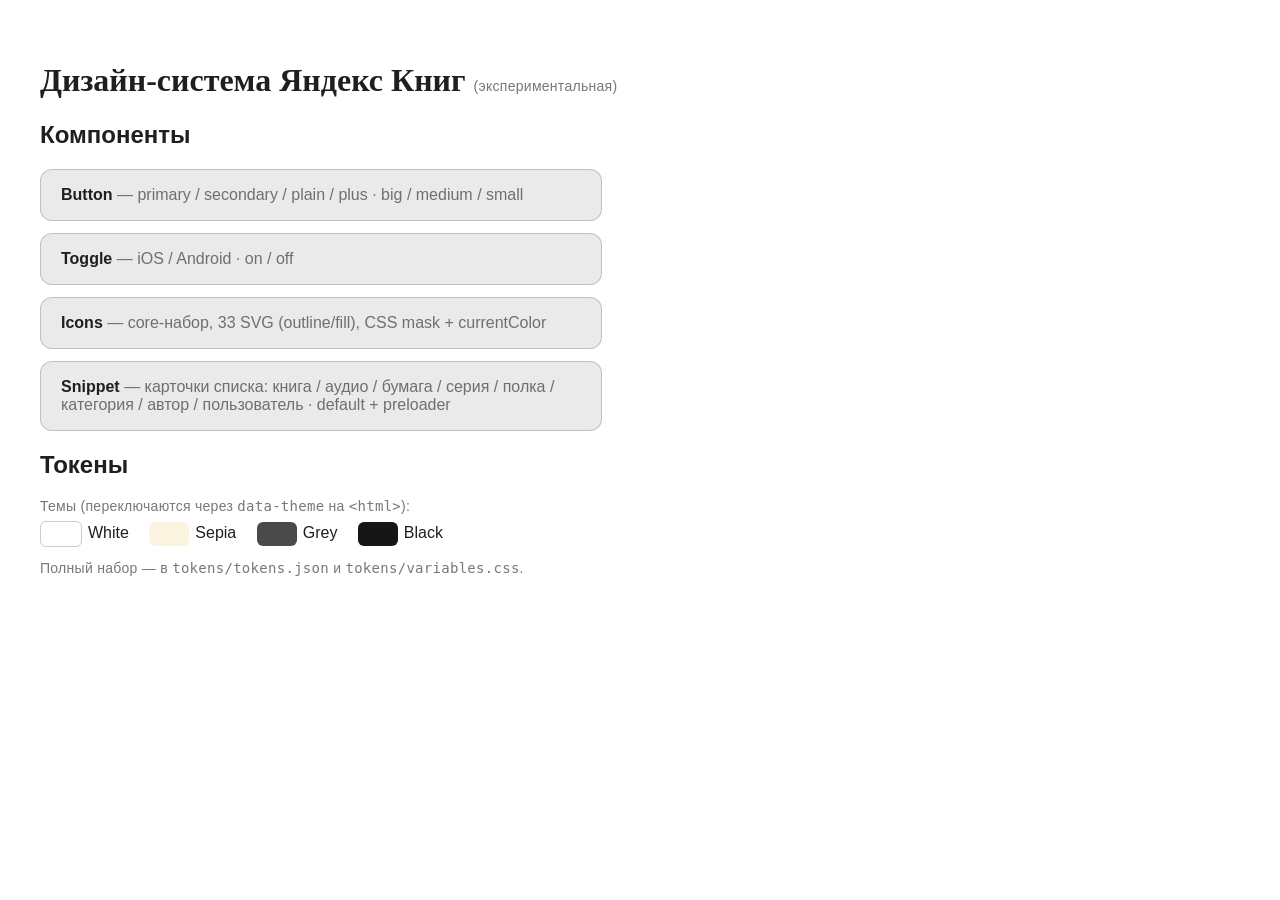
<file: index.html>
<!DOCTYPE html>
<html lang="ru">
<head>
<meta charset="utf-8">
<meta name="viewport" content="width=device-width, initial-scale=1">
<title>Дизайн-система Яндекс Книг</title>
<link rel="stylesheet" href="tokens/variables.css">
<link rel="stylesheet" href="tokens/typography.css">
<style>
  body { margin:0; padding:40px; background:var(--bg); color:var(--elements); font-family:var(--font-text); }
  a.card { display:block; max-width:520px; margin:12px 0; padding:16px 20px; border:1px solid var(--elements-20);
           border-radius:12px; color:inherit; text-decoration:none; background:var(--menu-bg); }
  a.card:hover { background:var(--elements-5); }
  .muted { opacity:.6; }
  .sw { display:inline-block; width:40px; height:24px; border-radius:6px; margin-right:6px; vertical-align:middle; }
</style>
</head>
<body>
  <h1 class="ts-brand-32">Дизайн-система Яндекс Книг <span class="muted ts-text-14-regular">(экспериментальная)</span></h1>

  <h2 class="ts-title-24-bold">Компоненты</h2>
  <a class="card" href="components/button/button.html"><b>Button</b> <span class="muted">— primary / secondary / plain / plus · big / medium / small</span></a>
  <a class="card" href="components/toggle/toggle.html"><b>Toggle</b> <span class="muted">— iOS / Android · on / off</span></a>
  <a class="card" href="components/icon/icon.html"><b>Icons</b> <span class="muted">— core-набор, 33 SVG (outline/fill), CSS mask + currentColor</span></a>
  <a class="card" href="components/snippet/snippet.html"><b>Snippet</b> <span class="muted">— карточки списка: книга / аудио / бумага / серия / полка / категория / автор / пользователь · default + preloader</span></a>

  <h2 class="ts-title-24-bold">Токены</h2>
  <div class="muted ts-text-14-regular" style="margin-bottom:8px">Темы (переключаются через <code>data-theme</code> на <code>&lt;html&gt;</code>):</div>
  <div>
    <span class="sw" style="background:#FFFFFF;border:1px solid #ccc"></span>White
    <span class="sw" style="background:#FAF4E1;margin-left:16px"></span>Sepia
    <span class="sw" style="background:#4A4A4A;margin-left:16px"></span>Grey
    <span class="sw" style="background:#161616;margin-left:16px"></span>Black
  </div>
  <p class="muted ts-text-14-regular">Полный набор — в <code>tokens/tokens.json</code> и <code>tokens/variables.css</code>.</p>
</body>
</html>
</file>
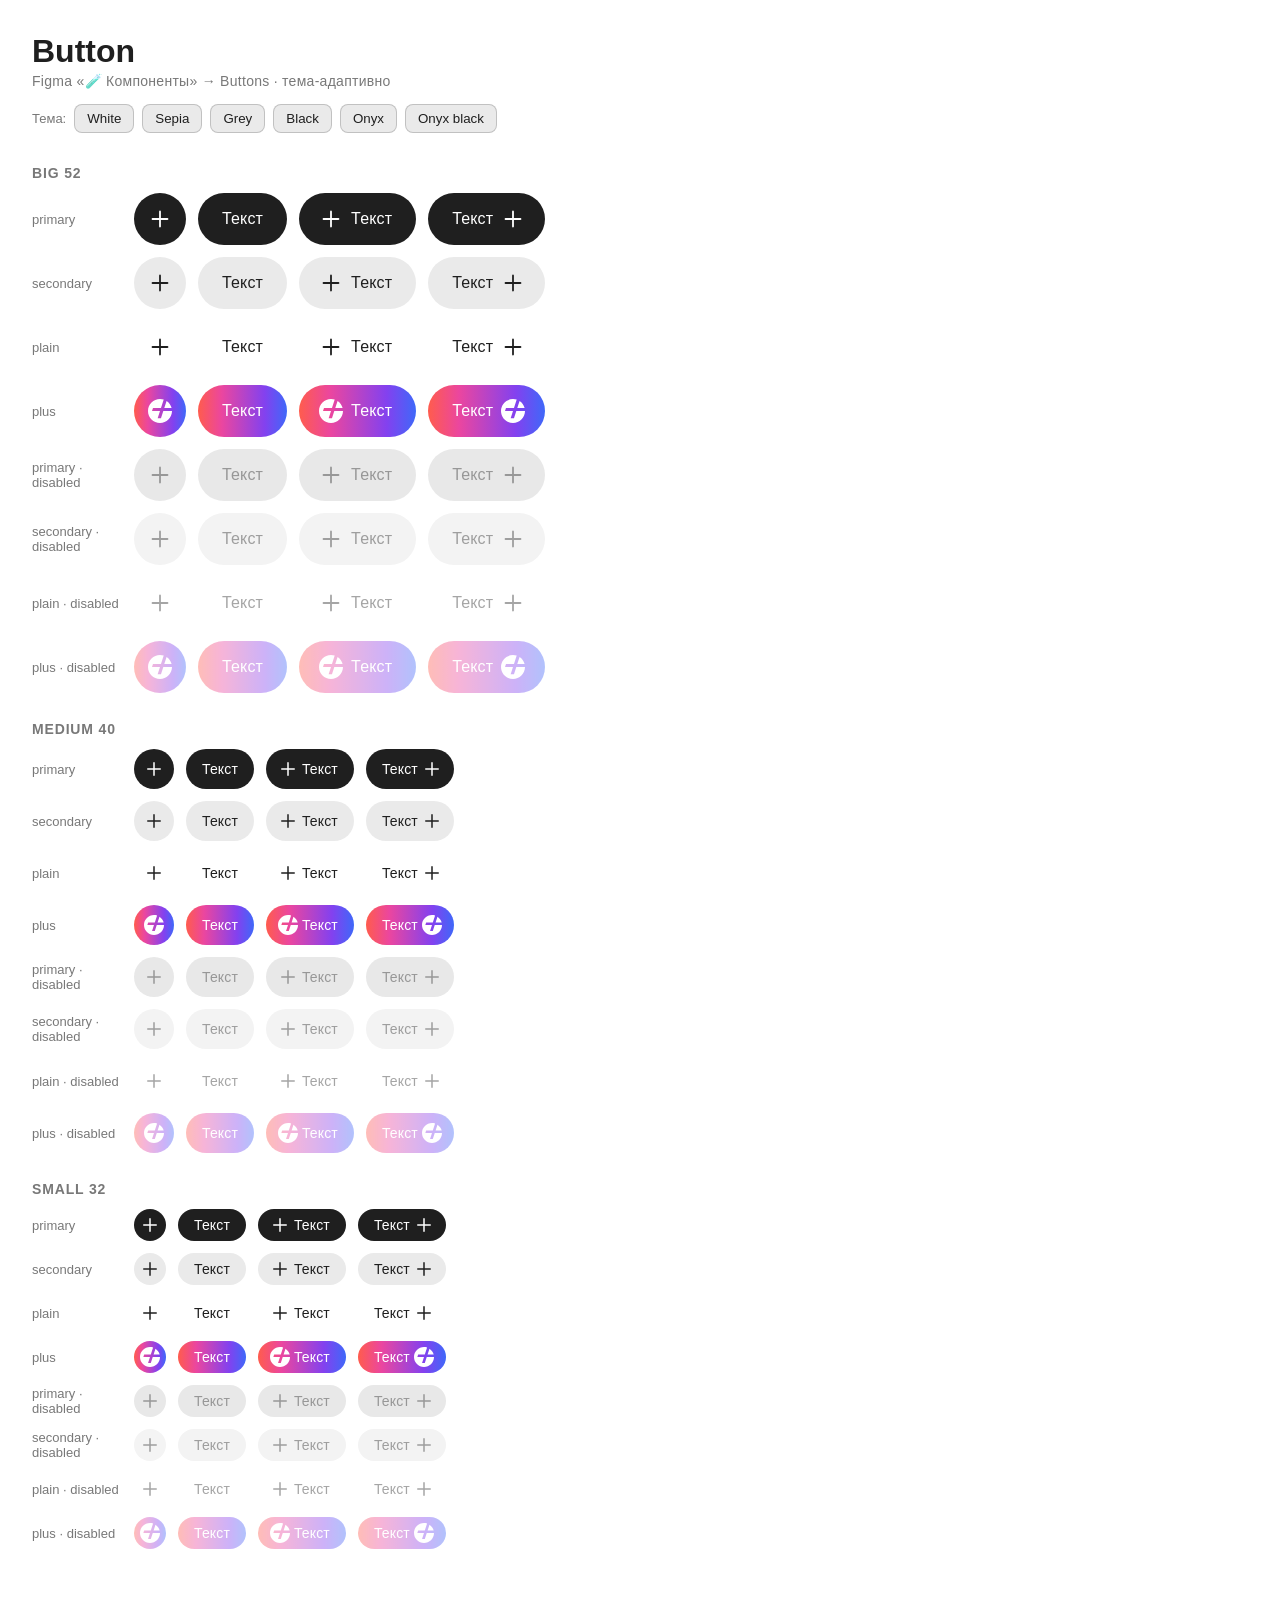
<file: components/button/button.html>
<!DOCTYPE html>
<html lang="ru">
<head>
<meta charset="utf-8">
<meta name="viewport" content="width=device-width, initial-scale=1">
<title>Button — дизайн-система Яндекс Книг</title>
<link rel="stylesheet" href="../../tokens/variables.css?v=2">
<link rel="stylesheet" href="../../tokens/typography.css?v=2">
<link rel="stylesheet" href="../icon/icon.css?v=3">
<link rel="stylesheet" href="button.css?v=4">
<style>
  body { margin: 0; padding: 32px; background: var(--bg); color: var(--elements);
         font-family: var(--font-text); transition: background .2s, color .2s; }
  h1 { margin: 0 0 4px; }
  .themebar { display: flex; gap: 8px; flex-wrap: wrap; margin: 16px 0 32px; }
  .themebar button { padding: 6px 12px; border: 1px solid var(--elements-20);
                     background: var(--menu-bg); color: var(--elements); border-radius: 8px; cursor: pointer; }
  section { margin-bottom: 28px; }
  h2 { font-size: 14px; text-transform: uppercase; letter-spacing: .06em; opacity: .6; margin: 0 0 12px; }
  .row { display: flex; align-items: center; gap: 12px; flex-wrap: wrap; margin-bottom: 12px; }
  .tag { width: 90px; font-size: 13px; opacity: .6; }
</style>
</head>
<body>
  <h1 class="ts-title-32-bold">Button</h1>
  <div class="ts-text-14-regular" style="opacity:.6">Figma «🧪 Компоненты» → Buttons · тема-адаптивно</div>

  <div class="themebar">
    <span class="tag" style="width:auto;align-self:center">Тема:</span>
    <button onclick="setTheme('white')">White</button>
    <button onclick="setTheme('sepia')">Sepia</button>
    <button onclick="setTheme('grey')">Grey</button>
    <button onclick="setTheme('black')">Black</button>
    <button onclick="setTheme('onyx')">Onyx</button>
    <button onclick="setTheme('onyx-black')">Onyx black</button>
  </div>

  <div id="demo"></div>

  <script>
    // Реальные иконки из DS: обычные кнопки — plus, plus-тип — yandex-plus (Я+ бейдж)
    const sizes = [['big','Big 52'],['medium','Medium 40'],['small','Small 32']];
    const types = ['primary','secondary','plain','plus'];
    function btn(size, type, content, disabled) {
      const glyph = type==='plus' ? 'yandex-plus' : 'plus';
      const icon = `<span class="btn__icon"><span class="icon icon-${glyph}"></span></span>`;
      let inner = '';
      if (content==='only')      inner = icon;
      else if (content==='off')  inner = 'Текст';
      else if (content==='left') inner = icon + 'Текст';
      else if (content==='right')inner = 'Текст' + icon;
      const cls = ['btn','btn--'+size,'btn--'+type,
        content==='only'?'btn--icon':'', content==='left'?'btn--left':'', content==='right'?'btn--right':'',
        disabled?'is-disabled':''].filter(Boolean).join(' ');
      return `<button class="${cls}" ${disabled?'disabled':''}>${inner}</button>`;
    }
    function render() {
      let html = '';
      for (const [sz, szLabel] of sizes) {
        html += `<section><h2>${szLabel}</h2>`;
        for (const state of [false, true]) {
          for (const type of types) {
            html += `<div class="row"><span class="tag">${type}${state?' · disabled':''}</span>`;
            html += ['only','off','left','right'].map(c => btn(sz, type, c, state)).join('');
            html += `</div>`;
          }
        }
        html += `</section>`;
      }
      document.getElementById('demo').innerHTML = html;
    }
    function setTheme(t){ document.documentElement.setAttribute('data-theme', t); }
    setTheme('white');
    render();
  </script>
</body>
</html>
</file>
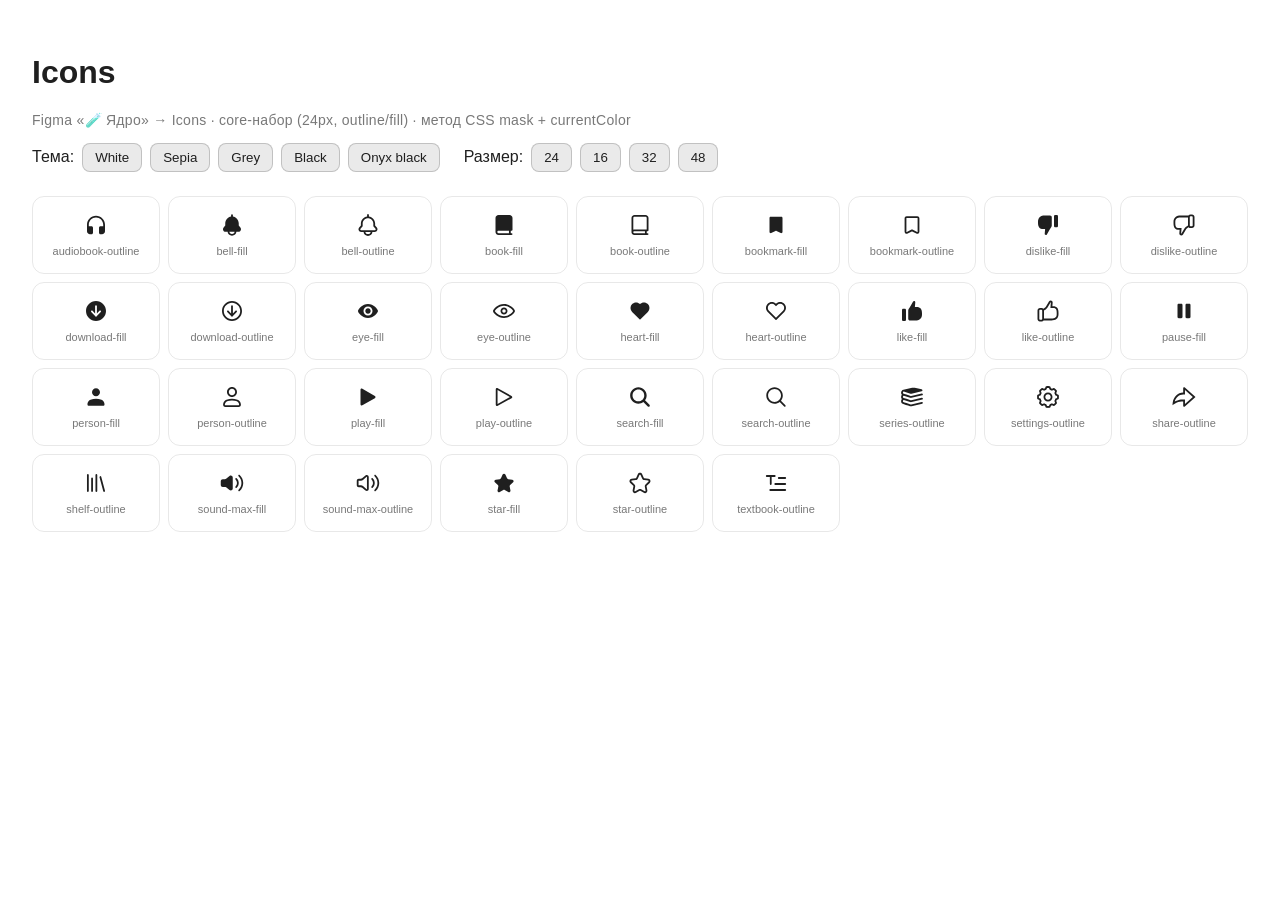
<file: components/icon/icon.html>
<!DOCTYPE html>
<html lang="ru">
<head>
<meta charset="utf-8">
<meta name="viewport" content="width=device-width, initial-scale=1">
<title>Icons — дизайн-система Яндекс Книг</title>
<link rel="stylesheet" href="../../tokens/variables.css">
<link rel="stylesheet" href="../../tokens/typography.css">
<link rel="stylesheet" href="icon.css">
<style>
  body { margin:0; padding:32px; background:var(--bg); color:var(--elements);
         font-family:var(--font-text); transition:background .2s,color .2s; }
  .bar { display:flex; gap:8px; flex-wrap:wrap; margin:16px 0 24px; align-items:center; }
  .bar button { padding:6px 12px; border:1px solid var(--elements-20);
                background:var(--menu-bg); color:var(--elements); border-radius:8px; cursor:pointer; }
  .grid { display:grid; grid-template-columns:repeat(auto-fill,minmax(120px,1fr)); gap:8px; }
  .cell { display:flex; flex-direction:column; align-items:center; gap:8px; padding:16px 8px;
          border:1px solid var(--elements-10); border-radius:12px; text-align:center; }
  .cell .name { font-size:11px; opacity:.6; word-break:break-word; }
</style>
</head>
<body>
  <h1 class="ts-title-32-bold">Icons</h1>
  <div class="ts-text-14-regular" style="opacity:.6">Figma «🧪 Ядро» → Icons · core-набор (24px, outline/fill) · метод CSS mask + currentColor</div>

  <div class="bar">
    <span>Тема:</span>
    <button onclick="t('white')">White</button>
    <button onclick="t('sepia')">Sepia</button>
    <button onclick="t('grey')">Grey</button>
    <button onclick="t('black')">Black</button>
    <button onclick="t('onyx-black')">Onyx black</button>
    <span style="margin-left:16px">Размер:</span>
    <button onclick="sz('')">24</button>
    <button onclick="sz('icon-16')">16</button>
    <button onclick="sz('icon-32')">32</button>
    <button onclick="sz('icon-48')">48</button>
  </div>

  <div class="grid" id="grid"></div>

  <script>
    const names = "audiobook-outline bell-fill bell-outline book-fill book-outline bookmark-fill bookmark-outline dislike-fill dislike-outline download-fill download-outline eye-fill eye-outline heart-fill heart-outline like-fill like-outline pause-fill person-fill person-outline play-fill play-outline search-fill search-outline series-outline settings-outline share-outline shelf-outline sound-max-fill sound-max-outline star-fill star-outline textbook-outline".split(' ');
    let size = '';
    function render(){
      document.getElementById('grid').innerHTML = names.map(n =>
        `<div class="cell"><span class="icon ${size} icon-${n}"></span><span class="name">${n}</span></div>`).join('');
    }
    function t(x){ document.documentElement.setAttribute('data-theme', x); }
    function sz(c){ size=c; render(); }
    t('white'); render();
  </script>
</body>
</html>
</file>
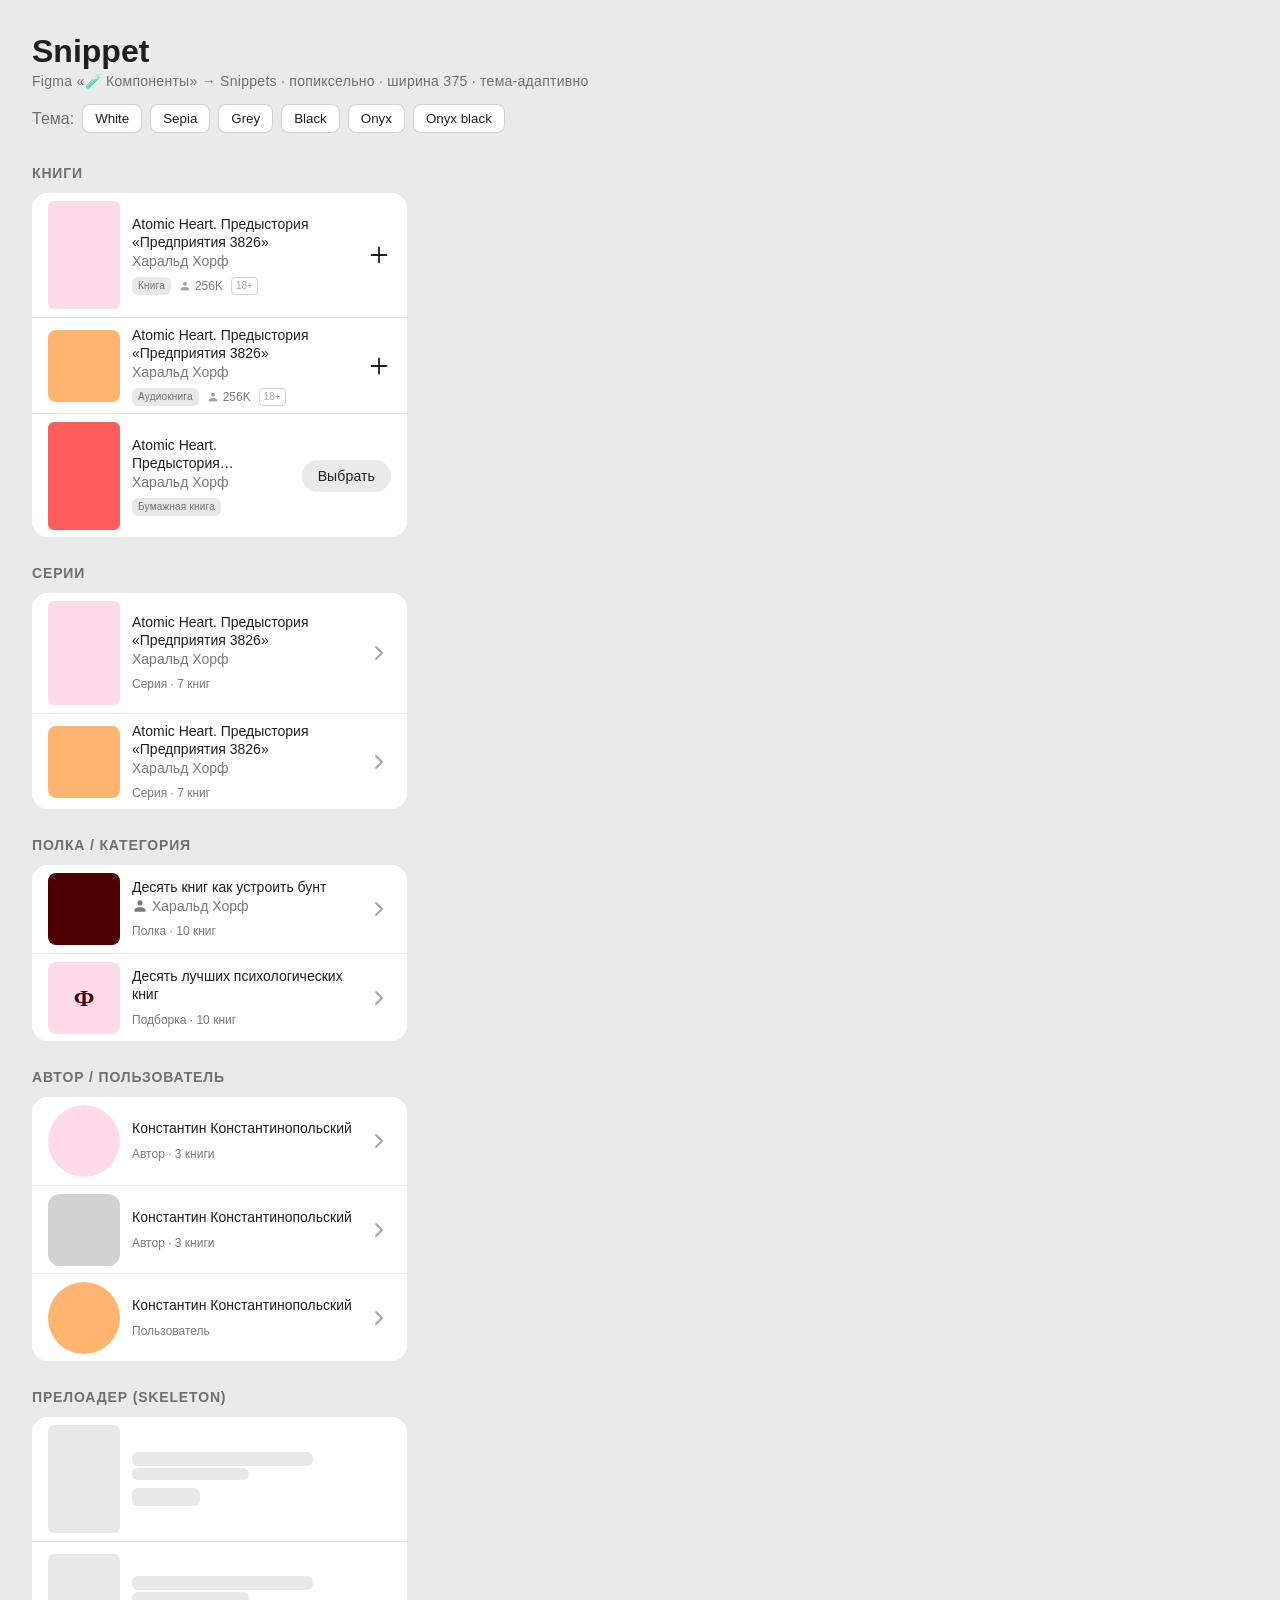
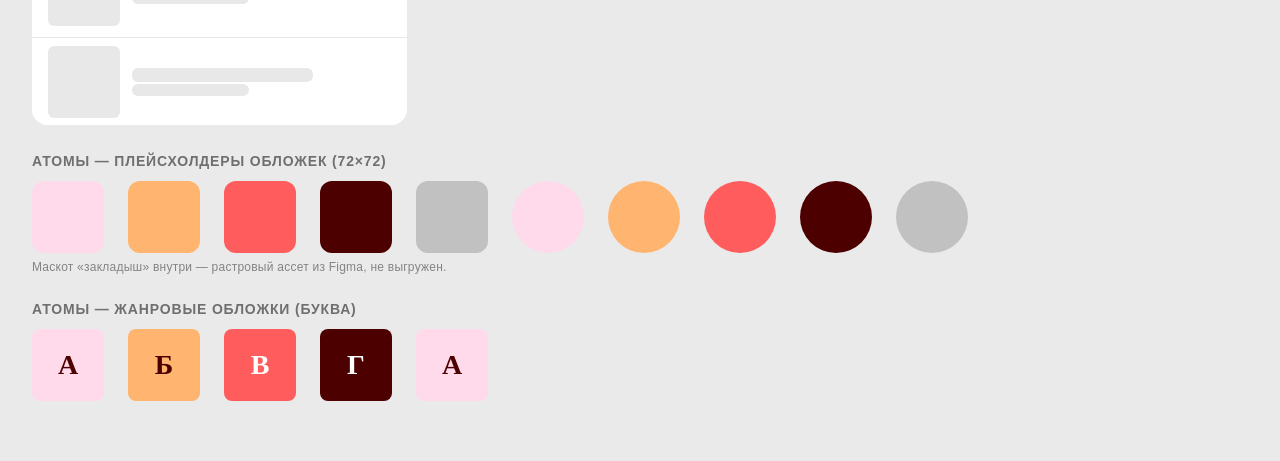
<file: components/snippet/snippet.html>
<!DOCTYPE html>
<html lang="ru">
<head>
<meta charset="utf-8">
<meta name="viewport" content="width=device-width, initial-scale=1">
<title>Snippet — дизайн-система Яндекс Книг</title>
<link rel="stylesheet" href="../../tokens/variables.css?v=2">
<link rel="stylesheet" href="../../tokens/typography.css?v=2">
<link rel="stylesheet" href="../icon/icon.css?v=3">
<link rel="stylesheet" href="snippet.css?v=2">
<style>
  body { margin: 0; padding: 32px; background: var(--menu-bg); color: var(--elements);
         font-family: var(--font-text); transition: background .2s, color .2s; }
  h1 { margin: 0 0 4px; }
  .themebar { display: flex; gap: 8px; flex-wrap: wrap; margin: 16px 0 32px; }
  .themebar button { padding: 6px 12px; border: 1px solid var(--elements-20);
                     background: var(--bg); color: var(--elements); border-radius: 8px; cursor: pointer; }
  section { margin-bottom: 28px; }
  h2 { font-size: 14px; text-transform: uppercase; letter-spacing: .06em; opacity: .6; margin: 0 0 12px; }
  /* контейнер-список, чтобы сниппеты на фоне карточки читались */
  .list { background: var(--bg); border-radius: 16px; overflow: hidden; width: 375px; }
  .list .snip + .snip { border-top: 1px solid var(--elements-10); }
  .atoms { display: flex; gap: 24px; flex-wrap: wrap; align-items: center; }
</style>
</head>
<body>
  <h1 class="ts-title-32-bold">Snippet</h1>
  <div class="ts-text-14-regular" style="opacity:.6">Figma «🧪 Компоненты» → Snippets · попиксельно · ширина 375 · тема-адаптивно</div>

  <div class="themebar">
    <span style="align-self:center;opacity:.6">Тема:</span>
    <button onclick="setTheme('white')">White</button>
    <button onclick="setTheme('sepia')">Sepia</button>
    <button onclick="setTheme('grey')">Grey</button>
    <button onclick="setTheme('black')">Black</button>
    <button onclick="setTheme('onyx')">Onyx</button>
    <button onclick="setTheme('onyx-black')">Onyx black</button>
  </div>

  <section>
    <h2>Книги</h2>
    <div class="list">
      <!-- Электронная книга (textbook) -->
      <a class="snip snip--textbook">
        <div class="snip__cover" style="background:var(--brand-1)"></div>
        <div class="snip__body">
          <div class="snip__title">Atomic Heart. Предыстория «Предприятия 3826»</div>
          <div class="snip__subtitle">Харальд Хорф</div>
          <div class="snip__meta">
            <span class="snip__badge">Книга</span>
            <span class="snip__meta-item"><span class="icon icon-12 icon-person-fill"></span>256K</span>
            <span class="snip__age">18+</span>
          </div>
        </div>
        <button class="snip__action snip__add" aria-label="Добавить"><span class="icon icon-plus"></span></button>
      </a>

      <!-- Аудиокнига -->
      <a class="snip snip--audiobook">
        <div class="snip__cover" style="background:var(--brand-2)"></div>
        <div class="snip__body">
          <div class="snip__title">Atomic Heart. Предыстория «Предприятия 3826»</div>
          <div class="snip__subtitle">Харальд Хорф</div>
          <div class="snip__meta">
            <span class="snip__badge">Аудиокнига</span>
            <span class="snip__meta-item"><span class="icon icon-12 icon-person-fill"></span>256K</span>
            <span class="snip__age">18+</span>
          </div>
        </div>
        <button class="snip__action snip__add" aria-label="Добавить"><span class="icon icon-plus"></span></button>
      </a>

      <!-- Бумажная книга -->
      <a class="snip snip--paper">
        <div class="snip__cover" style="background:var(--brand-3)"></div>
        <div class="snip__body">
          <div class="snip__title">Atomic Heart. Предыстория «Предприятия 3826»</div>
          <div class="snip__subtitle">Харальд Хорф</div>
          <div class="snip__meta">
            <span class="snip__badge">Бумажная книга</span>
          </div>
        </div>
        <button class="snip__action snip__pick">Выбрать</button>
      </a>
    </div>
  </section>

  <section>
    <h2>Серии</h2>
    <div class="list">
      <a class="snip snip--textbook snip--series">
        <div class="snip__cover" style="background:var(--brand-1)"></div>
        <div class="snip__body">
          <div class="snip__title">Atomic Heart. Предыстория «Предприятия 3826»</div>
          <div class="snip__subtitle">Харальд Хорф</div>
          <div class="snip__meta"><span class="snip__meta-item">Серия · 7 книг</span></div>
        </div>
        <span class="snip__action snip__chevron"><span class="icon icon-chevron-right"></span></span>
      </a>
      <a class="snip snip--audiobook snip--series">
        <div class="snip__cover" style="background:var(--brand-2)"></div>
        <div class="snip__body">
          <div class="snip__title">Atomic Heart. Предыстория «Предприятия 3826»</div>
          <div class="snip__subtitle">Харальд Хорф</div>
          <div class="snip__meta"><span class="snip__meta-item">Серия · 7 книг</span></div>
        </div>
        <span class="snip__action snip__chevron"><span class="icon icon-chevron-right"></span></span>
      </a>
    </div>
  </section>

  <section>
    <h2>Полка / Категория</h2>
    <div class="list">
      <a class="snip snip--shelf">
        <div class="snip__cover" style="background:var(--brand-4)"></div>
        <div class="snip__body">
          <div class="snip__title">Десять книг как устроить бунт</div>
          <div class="snip__subtitle"><span class="icon icon-16 icon-person-fill"></span>Харальд Хорф</div>
          <div class="snip__meta"><span class="snip__meta-item">Полка · 10 книг</span></div>
        </div>
        <span class="snip__action snip__chevron"><span class="icon icon-chevron-right"></span></span>
      </a>
      <a class="snip snip--category">
        <div class="genre snip__cover" style="font-size:24px">Ф</div>
        <div class="snip__body">
          <div class="snip__title">Десять лучших психологических книг</div>
          <div class="snip__meta"><span class="snip__meta-item">Подборка · 10 книг</span></div>
        </div>
        <span class="snip__action snip__chevron"><span class="icon icon-chevron-right"></span></span>
      </a>
    </div>
  </section>

  <section>
    <h2>Автор / Пользователь</h2>
    <div class="list">
      <a class="snip snip--author">
        <div class="snip__cover" style="background:var(--brand-1)"></div>
        <div class="snip__body">
          <div class="snip__title">Константин Константинопольский</div>
          <div class="snip__meta"><span class="snip__meta-item">Автор · 3 книги</span></div>
        </div>
        <span class="snip__action snip__chevron"><span class="icon icon-chevron-right"></span></span>
      </a>
      <!-- Автор без аватара -->
      <a class="snip snip--author snip--no-avatar">
        <div class="ph ph--square ph--grey snip__cover"></div>
        <div class="snip__body">
          <div class="snip__title">Константин Константинопольский</div>
          <div class="snip__meta"><span class="snip__meta-item">Автор · 3 книги</span></div>
        </div>
        <span class="snip__action snip__chevron"><span class="icon icon-chevron-right"></span></span>
      </a>
      <a class="snip snip--user">
        <div class="snip__cover" style="background:var(--brand-2)"></div>
        <div class="snip__body">
          <div class="snip__title">Константин Константинопольский</div>
          <div class="snip__meta"><span class="snip__meta-item">Пользователь</span></div>
        </div>
        <span class="snip__action snip__chevron"><span class="icon icon-chevron-right"></span></span>
      </a>
    </div>
  </section>

  <section>
    <h2>Прелоадер (skeleton)</h2>
    <div class="list">
      <div class="snip snip--textbook snip--loading">
        <div class="snip__cover"></div>
        <div class="snip__body">
          <div class="snip__title"></div>
          <div class="snip__subtitle"></div>
          <div class="snip__meta"><span class="snip__badge"></span></div>
        </div>
      </div>
      <div class="snip snip--audiobook snip--loading">
        <div class="snip__cover"></div>
        <div class="snip__body">
          <div class="snip__title"></div>
          <div class="snip__subtitle"></div>
        </div>
      </div>
      <div class="snip snip--author snip--loading">
        <div class="snip__cover"></div>
        <div class="snip__body">
          <div class="snip__title"></div>
          <div class="snip__subtitle"></div>
        </div>
      </div>
    </div>
  </section>

  <section>
    <h2>Атомы — плейсхолдеры обложек (72×72)</h2>
    <div class="atoms">
      <span class="ph ph--square ph--pink"     style="width:72px;height:72px"></span>
      <span class="ph ph--square ph--orange"   style="width:72px;height:72px"></span>
      <span class="ph ph--square ph--red"       style="width:72px;height:72px"></span>
      <span class="ph ph--square ph--dark-red" style="width:72px;height:72px"></span>
      <span class="ph ph--square ph--grey"      style="width:72px;height:72px"></span>
      <span class="ph ph--circle ph--pink"     style="width:72px;height:72px"></span>
      <span class="ph ph--circle ph--orange"   style="width:72px;height:72px"></span>
      <span class="ph ph--circle ph--red"       style="width:72px;height:72px"></span>
      <span class="ph ph--circle ph--dark-red" style="width:72px;height:72px"></span>
      <span class="ph ph--circle ph--grey"      style="width:72px;height:72px"></span>
    </div>
    <div class="ts-text-12-regular" style="opacity:.5;margin-top:8px">Маскот «закладыш» внутри — растровый ассет из Figma, не выгружен.</div>
  </section>

  <section>
    <h2>Атомы — жанровые обложки (буква)</h2>
    <div class="atoms">
      <span class="genre" style="width:72px;height:72px;font-size:28px">А</span>
      <span class="genre" style="width:72px;height:72px;font-size:28px;background:var(--brand-2);color:var(--brand-4)">Б</span>
      <span class="genre" style="width:72px;height:72px;font-size:28px;background:var(--brand-3);color:var(--common-white)">В</span>
      <span class="genre" style="width:72px;height:72px;font-size:28px;background:var(--brand-4);color:var(--common-white)">Г</span>
      <span class="genre" style="width:72px;height:72px;font-size:28px">A</span>
    </div>
  </section>

  <script>
    function setTheme(t){ document.documentElement.setAttribute('data-theme', t); }
    setTheme('white');
  </script>
</body>
</html>
</file>
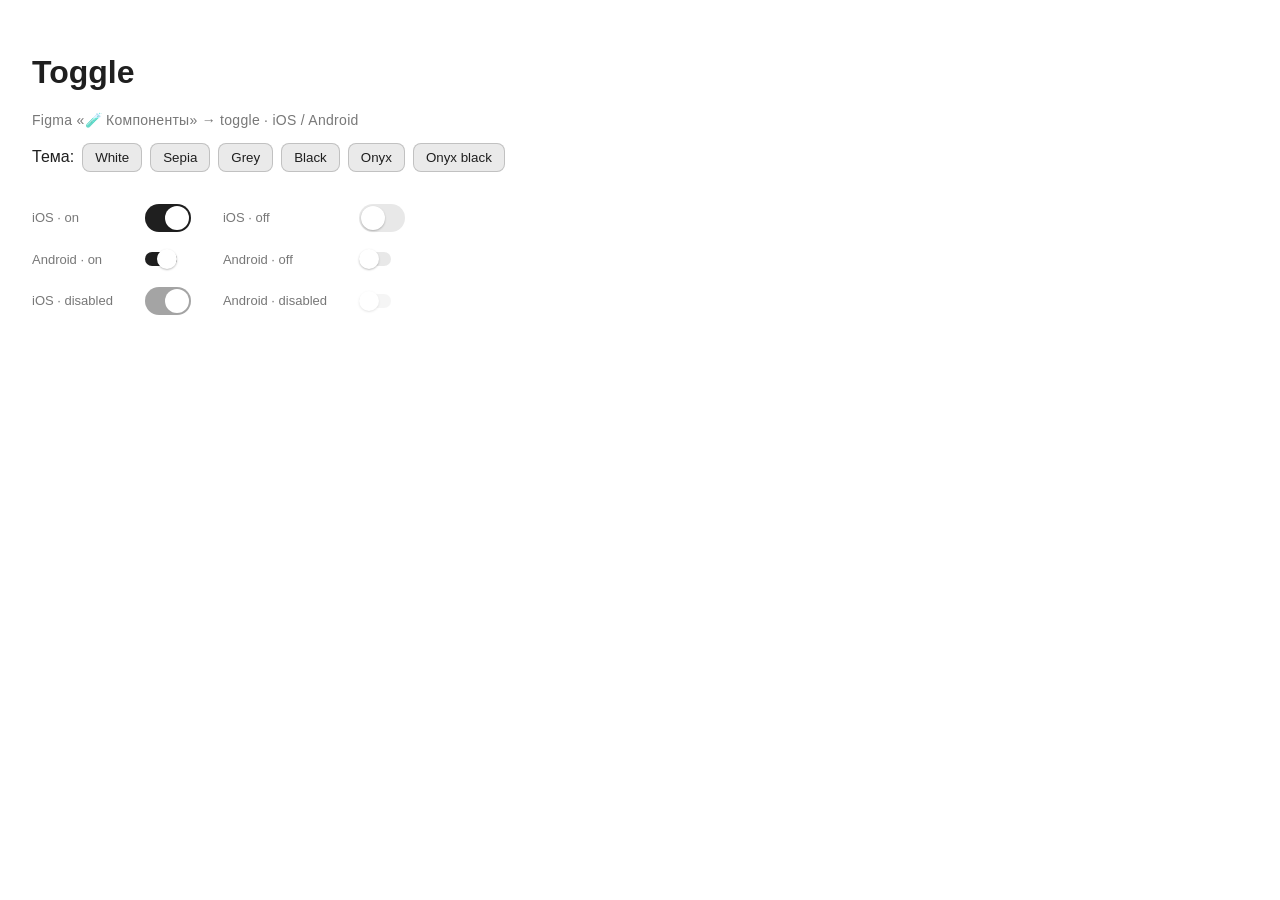
<file: components/toggle/toggle.html>
<!DOCTYPE html>
<html lang="ru">
<head>
<meta charset="utf-8">
<meta name="viewport" content="width=device-width, initial-scale=1">
<title>Toggle — дизайн-система Яндекс Книг</title>
<link rel="stylesheet" href="../../tokens/variables.css">
<link rel="stylesheet" href="../../tokens/typography.css">
<link rel="stylesheet" href="toggle.css">
<style>
  body { margin:0; padding:32px; background:var(--bg); color:var(--elements);
         font-family:var(--font-text); transition:background .2s,color .2s; }
  .themebar { display:flex; gap:8px; flex-wrap:wrap; margin:16px 0 32px; }
  .themebar button { padding:6px 12px; border:1px solid var(--elements-20);
                     background:var(--menu-bg); color:var(--elements); border-radius:8px; cursor:pointer; }
  .grid { display:grid; grid-template-columns:auto auto auto auto; gap:20px 32px; align-items:center; width:max-content; }
  .cap { font-size:13px; opacity:.6; }
</style>
</head>
<body>
  <h1 class="ts-title-32-bold">Toggle</h1>
  <div class="ts-text-14-regular" style="opacity:.6">Figma «🧪 Компоненты» → toggle · iOS / Android</div>

  <div class="themebar">
    <span style="align-self:center">Тема:</span>
    <button onclick="t('white')">White</button>
    <button onclick="t('sepia')">Sepia</button>
    <button onclick="t('grey')">Grey</button>
    <button onclick="t('black')">Black</button>
    <button onclick="t('onyx')">Onyx</button>
    <button onclick="t('onyx-black')">Onyx black</button>
  </div>

  <div class="grid">
    <span class="cap">iOS · on</span>
    <label class="toggle toggle--ios"><input type="checkbox" checked><span class="toggle__track"><span class="toggle__knob"></span></span></label>
    <span class="cap">iOS · off</span>
    <label class="toggle toggle--ios"><input type="checkbox"><span class="toggle__track"><span class="toggle__knob"></span></span></label>

    <span class="cap">Android · on</span>
    <label class="toggle toggle--android"><input type="checkbox" checked><span class="toggle__track"><span class="toggle__knob"></span></span></label>
    <span class="cap">Android · off</span>
    <label class="toggle toggle--android"><input type="checkbox"><span class="toggle__track"><span class="toggle__knob"></span></span></label>

    <span class="cap">iOS · disabled</span>
    <label class="toggle toggle--ios"><input type="checkbox" checked disabled><span class="toggle__track"><span class="toggle__knob"></span></span></label>
    <span class="cap">Android · disabled</span>
    <label class="toggle toggle--android"><input type="checkbox" disabled><span class="toggle__track"><span class="toggle__knob"></span></span></label>
  </div>

  <script>
    function t(x){ document.documentElement.setAttribute('data-theme', x); }
    t('white');
  </script>
</body>
</html>
</file>
<file: tokens/variables.css>
/* ============================================================
   Дизайн-система Яндекс Книг — цветовые токены
   Источник: Figma «🧪 Ядро», fileKey O3n7CfrOYzFA3HaFn8zilB
   Сгенерировано из tokens/tokens.json
   ============================================================ */

/* --- Семантические токены: тема White (по умолчанию) --------
   Переопределяются через [data-theme="..."] на любом предке.
   elementsXX = --elements с alpha (80=CC 60=99 40=66 20=33 10=1A 5=0D). */
:root {
  --bg: #FFFFFF;
  --menu-bg: #EAEAEA;
  --elements: #1F1F1F;
  --elements-80: #1F1F1FCC;
  --elements-60: #1F1F1F99;
  --elements-40: #1F1F1F66;
  --elements-20: #1F1F1F33;
  --elements-10: #1F1F1F1A;
  --elements-5:  #1F1F1F0D;
  --overlay: #00000066;

  /* Quotes — светлый набор (White / Sepia / Onyx) */
  --quote1: #FFD675;
  --quote2: #FF8676;
  --quote3: #86E1FF;
  --quote4: #75F1DA;
  --quote5: #D3D3D3;

  /* --- Палитра (не зависит от темы) --- */
  --common-green: #4FD17F;
  --common-red:   #F74E45;
  --common-black: #000000;
  --common-white: #FFFFFF;

  --brand-1: #FFDAEA;
  --brand-2: #FFB56F;
  --brand-3: #FF5D5D;
  --brand-4: #4D0000;
  --brand-dark-purple: #484879;
  --brand-purple: #5F55ED;
  --brand-mauve: #B083B2;
  --brand-coral: #FF8676;

  --brand-scarlet: #FF3554;
  --brand-orchid: #FD9BFB;
  --brand-fuchsia: #F14699;
  --brand-rose: #FF6CA5;
  --brand-crimson: #C40744;
  --brand-pale-yellow: #FFEFE3;
  --brand-yellow: #FFD675;
  --brand-dust: #B08B8B;
  --brand-mint: #75F1DA;
  --brand-teal: #027D88;
  --brand-sky: #86E1FF;
  --brand-blue: #447AE5;
  --brand-lavender: #D7A4FF;
}

/* --- Темы (режимы Figma) --- */
[data-theme="white"] {
  --bg: #FFFFFF;
  --menu-bg: #EAEAEA;
  --elements: #1F1F1F;
  --elements-80: #1F1F1FCC;
  --elements-60: #1F1F1F99;
  --elements-40: #1F1F1F66;
  --elements-20: #1F1F1F33;
  --elements-10: #1F1F1F1A;
  --elements-5:  #1F1F1F0D;
  --quote1: #FFD675; --quote2: #FF8676; --quote3: #86E1FF; --quote4: #75F1DA; --quote5: #D3D3D3;
}

[data-theme="sepia"] {
  --bg: #FAF4E1;
  --menu-bg: #E2DCC5;
  --elements: #5A391E;
  --elements-80: #5A391ECC;
  --elements-60: #5A391E99;
  --elements-40: #5A391E66;
  --elements-20: #5A391E33;
  --elements-10: #5A391E1A;
  --elements-5:  #5A391E0D;
  --quote1: #FFD675; --quote2: #FF8676; --quote3: #86E1FF; --quote4: #75F1DA; --quote5: #D3D3D3;
}

[data-theme="onyx"] {
  --bg: #FFFFFF;
  --menu-bg: #FFFFFF;
  --elements: #000000;
  --elements-80: #000000CC;
  --elements-60: #00000099;
  --elements-40: #00000066;
  --elements-20: #00000033;
  --elements-10: #0000001A;
  --elements-5:  #0000000D;
  --quote1: #FFD675; --quote2: #FF8676; --quote3: #86E1FF; --quote4: #75F1DA; --quote5: #D3D3D3;
}

[data-theme="black"] {
  --bg: #161616;
  --menu-bg: #222222;
  --elements: #EFEFEF;
  --elements-80: #EFEFEFCC;
  --elements-60: #EFEFEF99;
  --elements-40: #EFEFEF66;
  --elements-20: #EFEFEF33;
  --elements-10: #EFEFEF1A;
  --elements-5:  #EFEFEF0D;
  --quote1: #72662D; --quote2: #74392F; --quote3: #39597F; --quote4: #346164; --quote5: #575757;
}

[data-theme="grey"] {
  --bg: #4A4A4A;
  --menu-bg: #353536;
  --elements: #E3E3E3;
  --elements-80: #E3E3E3CC;
  --elements-60: #E3E3E399;
  --elements-40: #E3E3E366;
  --elements-20: #E3E3E333;
  --elements-10: #E3E3E31A;
  --elements-5:  #E3E3E30D;
  --quote1: #72662D; --quote2: #74392F; --quote3: #39597F; --quote4: #346164; --quote5: #575757;
}

[data-theme="onyx-black"] {
  --bg: #000000;
  --menu-bg: #151515;
  --elements: #E0E0E0;
  --elements-80: #E0E0E0CC;
  --elements-60: #E0E0E099;
  --elements-40: #E0E0E066;
  --elements-20: #E0E0E033;
  --elements-10: #E0E0E01A;
  --elements-5:  #E0E0E00D;
  --quote1: #72662D; --quote2: #74392F; --quote3: #39597F; --quote4: #346164; --quote5: #575757;
}
</file>
<file: tokens/typography.css>
/* ============================================================
   Дизайн-система Яндекс Книг — типографика
   Источник: Figma «🧪 Ядро» → страница «Text styles»
   YS Books (Brand) — заголовочный; YS Text — интерфейсный.
   lineHeight 100 = 100% (1.0); letterSpacing трактуется как % → em.
   ============================================================ */

:root {
  --font-text:  "YS Text", "Yandex Sans Text", -apple-system, BlinkMacSystemFont, "Segoe UI", Roboto, Helvetica, Arial, sans-serif;
  --font-books: "YS Books", "YS Text", Georgia, "Times New Roman", serif;
}

/* --- Brand (YS Books, Semibold) --- */
.ts-brand-48       { font-family: var(--font-books); font-weight: 600; font-size: 48px; line-height: 54px; letter-spacing: 0; }
.ts-brand-32       { font-family: var(--font-books); font-weight: 600; font-size: 32px; line-height: 38px; letter-spacing: 0; }
.ts-brand-28       { font-family: var(--font-books); font-weight: 600; font-size: 28px; line-height: 34px; letter-spacing: 0; }
.ts-brand-24       { font-family: var(--font-books); font-weight: 600; font-size: 24px; line-height: 1;    letter-spacing: 0; }
.ts-title-20-brand { font-family: var(--font-books); font-weight: 600; font-size: 20px; line-height: 1;    letter-spacing: 0; }

/* --- Title (YS Text) --- */
.ts-title-48-bold   { font-family: var(--font-text); font-weight: 700; font-size: 48px; line-height: 54px; letter-spacing: 0;      }
.ts-title-32-bold   { font-family: var(--font-text); font-weight: 700; font-size: 32px; line-height: 38px; letter-spacing: 0;      }
.ts-title-28-bold   { font-family: var(--font-text); font-weight: 700; font-size: 28px; line-height: 1;    letter-spacing: 0;      }
.ts-title-24-bold   { font-family: var(--font-text); font-weight: 700; font-size: 24px; line-height: 28px; letter-spacing: 0;      }
.ts-title-48-medium { font-family: var(--font-text); font-weight: 500; font-size: 48px; line-height: 54px; letter-spacing: 0.01em; }
.ts-title-32-medium { font-family: var(--font-text); font-weight: 500; font-size: 32px; line-height: 38px; letter-spacing: 0;      }
.ts-title-28-medium { font-family: var(--font-text); font-weight: 500; font-size: 28px; line-height: 1;    letter-spacing: 0;      }
.ts-title-24-medium { font-family: var(--font-text); font-weight: 500; font-size: 24px; line-height: 1;    letter-spacing: 0;      }

/* --- Text (YS Text) --- */
.ts-text-18-bold    { font-family: var(--font-text); font-weight: 700; font-size: 18px; line-height: 1; letter-spacing: 0.01em; }
.ts-text-16-bold    { font-family: var(--font-text); font-weight: 700; font-size: 16px; line-height: 1; letter-spacing: 0.01em; }
.ts-text-14-bold    { font-family: var(--font-text); font-weight: 700; font-size: 14px; line-height: 1; letter-spacing: 0.01em; }
.ts-text-12-bold    { font-family: var(--font-text); font-weight: 700; font-size: 12px; line-height: 1; letter-spacing: 0.01em; }
.ts-text-10-bold    { font-family: var(--font-text); font-weight: 700; font-size: 10px; line-height: 1; letter-spacing: 0.01em; }
.ts-text-18-medium  { font-family: var(--font-text); font-weight: 500; font-size: 18px; line-height: 1; letter-spacing: 0.01em; }
.ts-text-16-medium  { font-family: var(--font-text); font-weight: 500; font-size: 16px; line-height: 1; letter-spacing: 0.01em; }
.ts-text-14-medium  { font-family: var(--font-text); font-weight: 500; font-size: 14px; line-height: 1; letter-spacing: 0.01em; }
.ts-text-12-medium  { font-family: var(--font-text); font-weight: 500; font-size: 12px; line-height: 1; letter-spacing: 0.01em; }
.ts-text-10-medium  { font-family: var(--font-text); font-weight: 500; font-size: 10px; line-height: 1; letter-spacing: 0.02em; }
.ts-text-18-regular { font-family: var(--font-text); font-weight: 400; font-size: 18px; line-height: 1; letter-spacing: 0.02em; }
.ts-text-16-regular { font-family: var(--font-text); font-weight: 400; font-size: 16px; line-height: 1; letter-spacing: 0.02em; }
.ts-text-14-regular { font-family: var(--font-text); font-weight: 400; font-size: 14px; line-height: 1; letter-spacing: 0.02em; }
.ts-text-12-regular { font-family: var(--font-text); font-weight: 400; font-size: 12px; line-height: 1; letter-spacing: 0.02em; }
</file>
<file: components/icon/icon.css>
/* ============================================================
   Компонент: Icon
   Источник: Figma «🧪 Ядро» → canvas Icons (9973:66041) + yandex-plus из кнопок
   fileKey O3n7CfrOYzFA3HaFn8zilB
   Метод: CSS mask + currentColor → иконка красится через `color`,
   размер через класс. SVG в ./svg/ (currentColor, размер 24, outline/fill).
   Использование:
     <span class="icon icon-star-outline"></span>
     <span class="icon icon-16 icon-heart-fill" style="color:var(--brand-3)"></span>
   ============================================================ */

.icon {
  display: inline-block;
  width: 24px; height: 24px;
  background-color: currentColor;
  -webkit-mask: var(--icon) center / contain no-repeat;
          mask: var(--icon) center / contain no-repeat;
  vertical-align: middle;
  flex: 0 0 auto;
}
.icon-12 { width: 12px; height: 12px; }
.icon-16 { width: 16px; height: 16px; }
.icon-20 { width: 20px; height: 20px; }
.icon-32 { width: 32px; height: 32px; }
.icon-48 { width: 48px; height: 48px; }

/* --- Иконки --- */
.icon-audiobook-outline { --icon: url("svg/audiobook-outline.svg"); }
.icon-bell-fill { --icon: url("svg/bell-fill.svg"); }
.icon-bell-outline { --icon: url("svg/bell-outline.svg"); }
.icon-book-fill { --icon: url("svg/book-fill.svg"); }
.icon-book-outline { --icon: url("svg/book-outline.svg"); }
.icon-bookmark-fill { --icon: url("svg/bookmark-fill.svg"); }
.icon-bookmark-outline { --icon: url("svg/bookmark-outline.svg"); }
.icon-chevron-right { --icon: url("svg/chevron-right.svg"); }
.icon-dislike-fill { --icon: url("svg/dislike-fill.svg"); }
.icon-dislike-outline { --icon: url("svg/dislike-outline.svg"); }
.icon-download-fill { --icon: url("svg/download-fill.svg"); }
.icon-download-outline { --icon: url("svg/download-outline.svg"); }
.icon-eye-fill { --icon: url("svg/eye-fill.svg"); }
.icon-eye-outline { --icon: url("svg/eye-outline.svg"); }
.icon-heart-fill { --icon: url("svg/heart-fill.svg"); }
.icon-heart-outline { --icon: url("svg/heart-outline.svg"); }
.icon-like-fill { --icon: url("svg/like-fill.svg"); }
.icon-like-outline { --icon: url("svg/like-outline.svg"); }
.icon-pause-fill { --icon: url("svg/pause-fill.svg"); }
.icon-person-fill { --icon: url("svg/person-fill.svg"); }
.icon-person-outline { --icon: url("svg/person-outline.svg"); }
.icon-play-fill { --icon: url("svg/play-fill.svg"); }
.icon-play-outline { --icon: url("svg/play-outline.svg"); }
.icon-plus { --icon: url("svg/plus.svg"); }
.icon-search-fill { --icon: url("svg/search-fill.svg"); }
.icon-search-outline { --icon: url("svg/search-outline.svg"); }
.icon-series-outline { --icon: url("svg/series-outline.svg"); }
.icon-settings-outline { --icon: url("svg/settings-outline.svg"); }
.icon-share-outline { --icon: url("svg/share-outline.svg"); }
.icon-shelf-outline { --icon: url("svg/shelf-outline.svg"); }
.icon-sound-max-fill { --icon: url("svg/sound-max-fill.svg"); }
.icon-sound-max-outline { --icon: url("svg/sound-max-outline.svg"); }
.icon-star-fill { --icon: url("svg/star-fill.svg"); }
.icon-star-outline { --icon: url("svg/star-outline.svg"); }
.icon-textbook-outline { --icon: url("svg/textbook-outline.svg"); }
.icon-yandex-plus { --icon: url("svg/yandex-plus.svg"); }
</file>
<file: components/button/button.css>
/* ============================================================
   Компонент: Button
   Источник: Figma «🧪 Компоненты» → страница Buttons (node 14:1378)
   fileKey 19xJVW6drCREmRWGXnBCeA
   Зависит от tokens/variables.css (семантические токены темы).

   Оси из Figma:
     размер  : big 52px / medium 40px / small 32px
     тип     : primary / secondary / plain / plus
     контент : only (иконка) / off (текст) / one-left / one-right (иконка+текст)
     состояние: default / disabled

   Цвета заданы через семантические токены → кнопки тема-адаптивны
   (работают под любым [data-theme]). Паддинги/ховеры — аппроксимация
   под геометрию Figma (52/40/32, pill), уточняются при необходимости.
   ============================================================ */

.btn {
  --btn-h: 52px;
  --btn-pad: 24px;
  --btn-font: 16px;
  --btn-gap: 6px;

  box-sizing: border-box;
  display: inline-flex;
  align-items: center;
  justify-content: center;
  gap: var(--btn-gap);

  height: var(--btn-h);
  padding: 0 var(--btn-pad);
  border: none;
  border-radius: calc(var(--btn-h) / 2);   /* pill */

  font-family: var(--font-text, "YS Text", sans-serif);
  font-weight: 500;
  font-size: var(--btn-font);
  line-height: normal;
  letter-spacing: 0.01em;   /* Figma: tracking 0.16px@16 / 0.14px@14 = 1% */
  white-space: nowrap;

  cursor: pointer;
  user-select: none;
  text-decoration: none;
  transition: background-color .15s ease, color .15s ease, opacity .15s ease;
}

.btn:focus-visible { outline: 2px solid var(--brand-purple); outline-offset: 2px; }

/* --- Размеры (паддинги/шрифт выведены из точных ширин Figma-символов:
   «только текст» big/med/small = 91/69/69, «иконка+текст» = 119/89/89.
   medium и small делят горизонтальные метрики → отличаются только высотой). --- */
.btn--big    { --btn-h: 52px; --btn-pad: 24px; --btn-font: 16px; --btn-gap: 8px; --btn-icon: 24px; }
.btn--medium { --btn-h: 40px; --btn-pad: 16px; --btn-font: 14px; --btn-gap: 4px; --btn-icon: 20px; }
.btn--small  { --btn-h: 32px; --btn-pad: 16px; --btn-font: 14px; --btn-gap: 4px; --btn-icon: 20px; }

/* Асимметрия паддингов: со стороны иконки на 4px меньше (Figma: big 20/24, med/small 12/16) */
.btn--left  { padding-left:  calc(var(--btn-pad) - 4px); }
.btn--right { padding-right: calc(var(--btn-pad) - 4px); }

/* Иконочная (only) — квадрат со скруглением в круг */
.btn--icon { width: var(--btn-h); padding: 0; }

.btn__icon { display: inline-flex; flex: 0 0 auto; }
.btn__icon svg { display: block; width: var(--btn-icon, 24px); height: var(--btn-icon, 24px); }
.btn__icon .icon { width: var(--btn-icon, 24px); height: var(--btn-icon, 24px); }

/* --- Типы --- */
.btn--primary   { background: var(--elements); color: var(--bg); }
.btn--secondary { background: var(--menu-bg);  color: var(--elements); }
.btn--plain     { background: transparent;     color: var(--elements); }
.btn--plus {
  /* Plus/primary — точный брендовый градиент из Figma (node 1:1000). */
  background: linear-gradient(90deg, #FF5C4D 0%, #EB469F 26.56%, #8341EF 75%, #3F68F9 100%);
  color: var(--common-white);
}

/* --- Ховеры (аппроксимация: лёгкое затемнение/подсветка) --- */
.btn--primary:hover   { background: var(--elements-80); }
.btn--secondary:hover { background: var(--elements-10); }
.btn--plain:hover     { background: var(--elements-5); }
.btn--plus:hover      { filter: brightness(1.06); }

/* --- Disabled --- */
.btn:disabled,
.btn.is-disabled {
  cursor: default;
  pointer-events: none;
}
.btn--primary:disabled,   .btn--primary.is-disabled   { background: var(--elements-10); color: var(--elements-40); }
.btn--secondary:disabled, .btn--secondary.is-disabled { background: var(--elements-5);  color: var(--elements-40); }
.btn--plain:disabled,     .btn--plain.is-disabled     { background: transparent;        color: var(--elements-40); }
.btn--plus:disabled,      .btn--plus.is-disabled      { opacity: .4; }
</file>
<file: components/snippet/snippet.css>
/* ============================================================
   Дизайн-система Яндекс Книг — Snippets (сниппеты)
   Источник: Figma «🧪 Компоненты», fileKey 19xJVW6drCREmRWGXnBCeA,
             страница «Snippets» (node 42:4137 / frame 54:1359).
   Геометрия снята попиксельно через get_metadata по каждому символу
   (координаты обложки, текста, меты, трейлинга — см. README).

   Горизонтальная карточка списка: обложка 72px + текст + трейлинг-экшен.
   Отступы 16 / gap 12 / 16. Всё на токенах variables.css + typography.css.
   Иконки «+» и «слушатели» берутся из компонента Icon (подключить icon.css);
   chevron-right рисуется на CSS (в core-наборе стрелки нет).
   ============================================================ */

/* --- Базовая карточка ------------------------------------- */
.snip {
  display: flex;
  align-items: center;
  gap: 12px;
  box-sizing: border-box;
  width: 375px;
  padding: 0 16px;
  background: var(--bg);
  color: var(--elements);
  font-family: var(--font-text);
  text-decoration: none;
  cursor: pointer;
}
.snip:hover { background: var(--elements-5); }

/* Тело — заголовок + подзаголовок + мета */
.snip__body {
  flex: 1 1 auto;
  min-width: 0;                 /* чтобы ellipsis работал внутри flex */
  display: flex;
  flex-direction: column;
}

/* Заголовок: 2 строки (S/14 Medium, 14/18) */
.snip__title {
  font-weight: 500;
  font-size: 14px;
  line-height: 18px;
  letter-spacing: 0;
  color: var(--elements);
  display: -webkit-box;
  -webkit-line-clamp: 2;
  -webkit-box-orient: vertical;
  overflow: hidden;
}

/* Подзаголовок (автор / чтец): 1 строка, S/14 Regular, +2px сверху */
.snip__subtitle {
  margin-top: 2px;
  display: flex;
  align-items: center;
  gap: 4px;
  font-weight: 400;
  font-size: 14px;
  line-height: 16px;
  color: var(--elements-60);
  white-space: nowrap;
  overflow: hidden;
  text-overflow: ellipsis;
}
.snip__subtitle .icon,
.snip__subtitle img { flex: 0 0 auto; border-radius: 1000px; }

/* Мета-строка: badge · слушатели · возраст — 18px, +8px сверху */
.snip__meta {
  margin-top: 8px;
  display: flex;
  align-items: center;
  gap: 8px;
  height: 18px;
  font-size: 12px;
  line-height: 1;
  color: var(--elements-60);
}
.snip__meta .icon { color: var(--elements-40); }
.snip__meta-item { display: inline-flex; align-items: center; gap: 4px; white-space: nowrap; }

/* Пилюля формата: «Книга», «Аудиокнига», «Бумажная книга» (XXS/10 Medium) */
.snip__badge {
  display: inline-flex;
  align-items: center;
  height: 18px;
  padding: 0 6px;
  border-radius: 6px;
  background: var(--elements-10);
  color: var(--elements-60);
  font-weight: 500;
  font-size: 10px;
  line-height: 1;
  letter-spacing: 0.02em;
}

/* Возрастное ограничение «18+» — обводка, 16px */
.snip__age {
  display: inline-flex;
  align-items: center;
  height: 16px;
  padding: 0 4px;
  border-radius: 4px;
  border: 1px solid var(--elements-20);
  color: var(--elements-40);
  font-weight: 500;
  font-size: 10px;
  line-height: 1;
}

/* --- Обложка (везде 72px по ширине) ----------------------- */
.snip__cover {
  flex: 0 0 72px;
  width: 72px;
  display: block;
  object-fit: cover;
  background: var(--elements-10);
  border-radius: 6px;
  overflow: hidden;
}

/* --- Трейлинг-экшены -------------------------------------- */
.snip__action {
  flex: 0 0 auto;
  display: inline-flex;
  align-items: center;
  justify-content: center;
  border: none;
  background: none;
  cursor: pointer;
  color: var(--elements);
  padding: 0;
}

/* «Плюс» — иконка 24 из компонента Icon (<span class="icon icon-plus">) */
.snip__add { width: 24px; height: 24px; color: var(--elements); }
.snip__add:hover { color: var(--elements-60); }

/* Шеврон «вправо» — иконка 24 из компонента Icon (<span class="icon icon-chevron-right">) */
.snip__chevron { width: 24px; height: 24px; color: var(--elements-40); }
.snip:hover .snip__chevron { color: var(--elements-60); }

/* Кнопка «Выбрать» (бумажная книга) — secondary 32px, из компонента Button */
.snip__pick {
  height: 32px;
  padding: 0 16px;
  border-radius: 1000px;
  background: var(--menu-bg);
  color: var(--elements);
  font-weight: 500;
  font-size: 14px;
  line-height: 1;
  letter-spacing: 0.01em;
}
.snip__pick:hover { background: var(--elements-20); }

/* ============================================================
   Типы — размер/форма обложки и высота карточки (сверено с Figma).
   ============================================================ */

/* Электронная книга / учебник — обложка 72×108, карточка 124 */
.snip--textbook { min-height: 124px; }
.snip--textbook .snip__cover { height: 108px; border-radius: 6px; }

/* Бумажная книга — та же обложка, трейлинг = «Выбрать» */
.snip--paper { min-height: 124px; }
.snip--paper .snip__cover { height: 108px; border-radius: 6px; }

/* Аудиокнига — обложка 72×72, карточка 96 */
.snip--audiobook { min-height: 96px; }
.snip--audiobook .snip__cover { height: 72px; border-radius: 8px; }

/* Полка — обложка 72×72, карточка 88 */
.snip--shelf { min-height: 88px; }
.snip--shelf .snip__cover { height: 72px; border-radius: 8px; }
.snip--shelf .snip__title { -webkit-line-clamp: 1; }

/* Категория / жанр — обложка 72×72, карточка 88 */
.snip--category { min-height: 88px; }
.snip--category .snip__cover { height: 72px; border-radius: 8px; }

/* Автор / пользователь — круглый аватар 72, карточка 88 */
.snip--author,
.snip--user { min-height: 88px; }
.snip--author .snip__cover,
.snip--user   .snip__cover { height: 72px; border-radius: 1000px; }
/* Автор без аватара — квадратный плейсхолдер вместо круга */
.snip--author.snip--no-avatar .snip__cover { border-radius: 12px; }

/* Серия (книжная / аудио) — трейлинг = шеврон */
.snip--textbook.snip--series { min-height: 120px; }
.snip--textbook.snip--series .snip__cover { height: 104px; }
.snip--audiobook.snip--series { min-height: 96px; }

/* ============================================================
   Обложки-плейсхолдеры (атомы Figma placeholder / genre) — когда
   картинки нет; демо работает без реальных изображений.
   Маскот «закладыш» (кот Bookmate) внутри — растровый ассет, не выгружен.
   ============================================================ */

/* Плейсхолдер: цветная плашка (square/circle × цвета из --brand-1..4) */
.ph {
  display: inline-flex;
  align-items: center;
  justify-content: center;
  box-sizing: border-box;
  background: var(--brand-1);
  color: var(--common-white);
}
.ph--square   { border-radius: 12px; }
.ph--circle   { border-radius: 1000px; }
.ph--pink     { background: var(--brand-1); }   /* #FFDAEA */
.ph--orange   { background: var(--brand-2); }   /* #FFB56F */
.ph--red      { background: var(--brand-3); }   /* #FF5D5D */
.ph--dark-red { background: var(--brand-4); }   /* #4D0000 */
.ph--grey     { background: var(--elements-20); }

/* Жанровая обложка: буква на цветном фоне (YS Books) */
.genre {
  display: inline-flex;
  align-items: center;
  justify-content: center;
  box-sizing: border-box;
  background: var(--brand-1);
  color: var(--brand-4);
  border-radius: 8px;
  font-family: var(--font-books);
  font-weight: 600;
  line-height: 1;
}

/* ============================================================
   Прелоадер (skeleton) — класс .snip--loading на карточке.
   ============================================================ */
.snip--loading { pointer-events: none; }
.snip--loading .snip__cover,
.snip--loading .snip__title,
.snip--loading .snip__subtitle,
.snip--loading .snip__badge {
  background: var(--elements-10);
  color: transparent;
  border-color: transparent;
  border-radius: 6px;
  animation: snip-skeleton 1.2s ease-in-out infinite;
}
.snip--loading .snip__title    { width: 70%; height: 14px; }
.snip--loading .snip__subtitle { width: 45%; height: 12px; }
.snip--loading .snip__badge    { width: 56px; }

@keyframes snip-skeleton {
  0%, 100% { opacity: 1; }
  50%      { opacity: 0.5; }
}
</file>
<file: components/toggle/toggle.css>
/* ============================================================
   Компонент: Toggle (переключатель)
   Источник: Figma «🧪 Компоненты» → Buttons / toggle (node 23:4080)
   fileKey 19xJVW6drCREmRWGXnBCeA
   Зависит от tokens/variables.css.

   Оси из Figma: OS = iOS (46×28) / Android (32×28); Active = true/false.
   Трек: on → --elements, off → --elements-10; кнопка — белая.
   ============================================================ */

.toggle {
  display: inline-flex;
  align-items: center;
  cursor: pointer;
  vertical-align: middle;
}
.toggle input { position: absolute; opacity: 0; width: 0; height: 0; }

.toggle__track {
  position: relative;
  display: inline-block;
  background: var(--elements-10);
  border-radius: 999px;
  transition: background .18s ease;
}
.toggle__knob {
  position: absolute;
  background: var(--common-white);
  border-radius: 50%;
  transition: transform .18s ease;
  box-shadow: 0 1px 2px rgba(0,0,0,.25);
}
.toggle input:checked + .toggle__track { background: var(--elements); }

.toggle input:disabled + .toggle__track { opacity: .4; }
.toggle:has(input:disabled) { cursor: default; }

/* --- iOS: трек 46×28, кнопка 24, ход 18px --- */
.toggle--ios .toggle__track { width: 46px; height: 28px; }
.toggle--ios .toggle__knob  { width: 24px; height: 24px; top: 2px; left: 2px; }
.toggle--ios input:checked + .toggle__track .toggle__knob { transform: translateX(18px); }

/* --- Android: тонкий трек 32×14, кнобка 20 (перекрывает трек), ход 12px --- */
.toggle--android .toggle__track { width: 32px; height: 14px; }
.toggle--android .toggle__knob  { width: 20px; height: 20px; top: -3px; left: 0; }
.toggle--android input:checked + .toggle__track .toggle__knob { transform: translateX(12px); }
</file>
